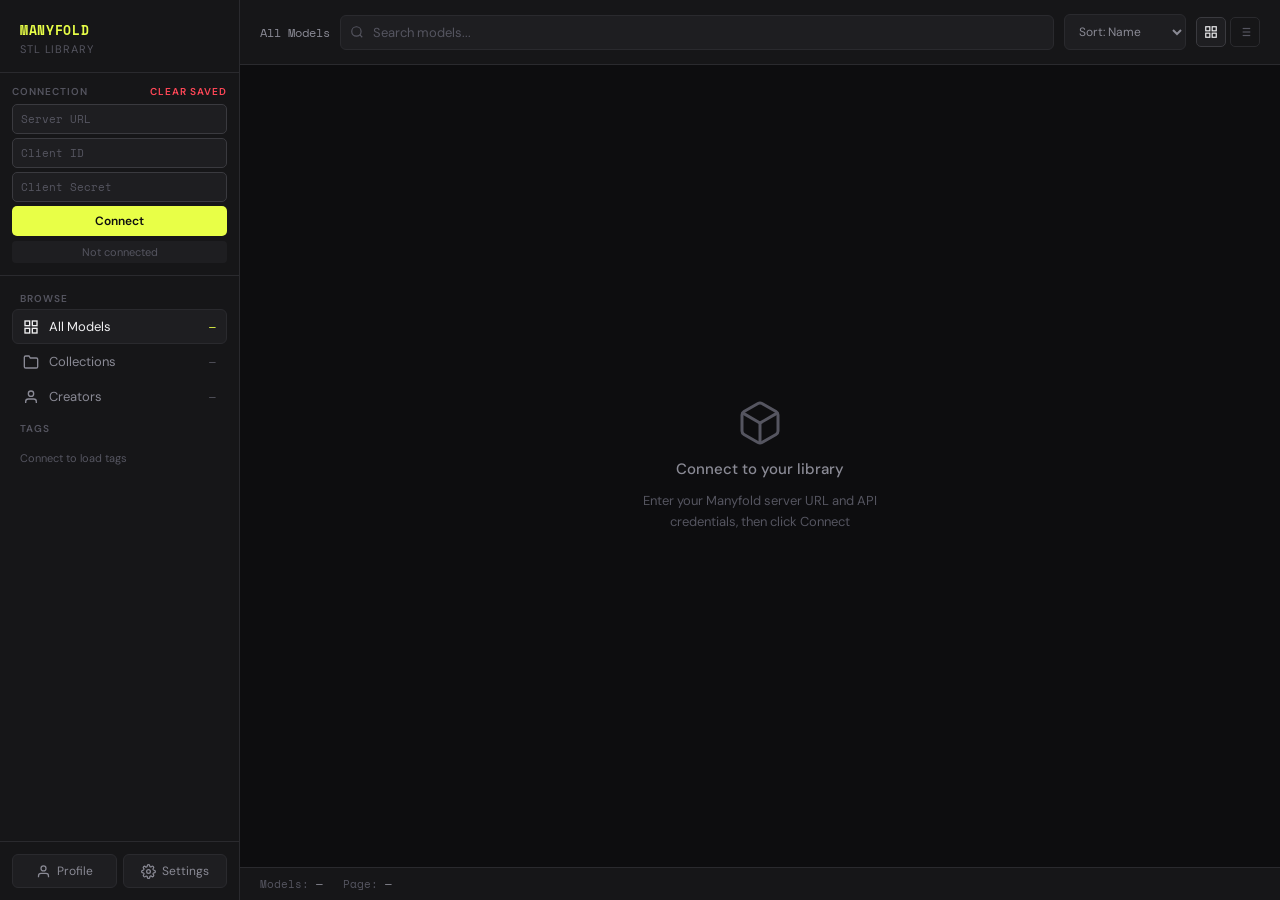
<file: index.html>
<!DOCTYPE html>
<html lang="en">
<head>
<meta charset="UTF-8">
<meta name="viewport" content="width=device-width, initial-scale=1.0">
<title>Manyfold — STL Library</title>
<link rel="preconnect" href="https://fonts.googleapis.com">
<link href="https://fonts.googleapis.com/css2?family=Space+Mono:ital,wght@0,400;0,700;1,400&family=DM+Sans:wght@300;400;500;600&display=swap" rel="stylesheet">
<link rel="stylesheet" href="styles.css">
</head>
<body>

<div class="app">
  <div class="sidebar">
    <div class="brand">
      <div class="brand-name">MANYFOLD</div>
      <div class="brand-sub">STL Library</div>
    </div>

    <div class="config-section">
      <div class="config-label">
        Connection
        <span class="config-clear" onclick="clearCredentials()">Clear saved</span>
      </div>
      <input class="config-input" id="server-url" placeholder="Server URL">
      <input class="config-input" id="client-id" placeholder="Client ID">
      <input class="config-input" id="client-secret" placeholder="Client Secret" type="password">
      <button class="connect-btn" onclick="connect()">Connect</button>
      <div class="connect-status status-idle" id="connect-status">Not connected</div>
    </div>

    <div class="nav-section">
      <div class="nav-label">Browse</div>
      <div class="nav-item active" onclick="setView('models')" id="nav-models">
        <svg width="16" height="16" viewBox="0 0 24 24" fill="none" stroke="currentColor" stroke-width="2"><rect x="3" y="3" width="7" height="7"/><rect x="14" y="3" width="7" height="7"/><rect x="14" y="14" width="7" height="7"/><rect x="3" y="14" width="7" height="7"/></svg>
        All Models
        <span class="nav-count" id="count-models">—</span>
      </div>
      <div class="nav-item" onclick="setView('collections')" id="nav-collections">
        <svg width="16" height="16" viewBox="0 0 24 24" fill="none" stroke="currentColor" stroke-width="2"><path d="M22 19a2 2 0 0 1-2 2H4a2 2 0 0 1-2-2V5a2 2 0 0 1 2-2h5l2 3h9a2 2 0 0 1 2 2z"/></svg>
        Collections
        <span class="nav-count" id="count-collections">—</span>
      </div>
      <div class="nav-item" onclick="setView('creators')" id="nav-creators">
        <svg width="16" height="16" viewBox="0 0 24 24" fill="none" stroke="currentColor" stroke-width="2"><path d="M20 21v-2a4 4 0 0 0-4-4H8a4 4 0 0 0-4 4v2"/><circle cx="12" cy="7" r="4"/></svg>
        Creators
        <span class="nav-count" id="count-creators">—</span>
      </div>
    </div>

    <div class="tag-section">
      <div class="nav-label" style="padding:0 8px;margin-bottom:8px">Tags</div>
      <div class="tag-chips" id="tag-chips">
        <span style="font-size:11px;color:var(--text3);padding:4px 8px">Connect to load tags</span>
      </div>
    </div>

    <div class="sidebar-bottom">
      <div class="bottom-btn" onclick="openProfile()" title="Profile">
        <svg width="15" height="15" viewBox="0 0 24 24" fill="none" stroke="currentColor" stroke-width="2"><path d="M20 21v-2a4 4 0 0 0-4-4H8a4 4 0 0 0-4 4v2"/><circle cx="12" cy="7" r="4"/></svg>
        Profile
      </div>
      <div class="bottom-btn" onclick="openSettings()" title="Settings">
        <svg width="15" height="15" viewBox="0 0 24 24" fill="none" stroke="currentColor" stroke-width="2"><circle cx="12" cy="12" r="3"/><path d="M19.4 15a1.65 1.65 0 0 0 .33 1.82l.06.06a2 2 0 0 1-2.83 2.83l-.06-.06a1.65 1.65 0 0 0-1.82-.33 1.65 1.65 0 0 0-1 1.51V21a2 2 0 0 1-4 0v-.09A1.65 1.65 0 0 0 9 19.4a1.65 1.65 0 0 0-1.82.33l-.06.06a2 2 0 0 1-2.83-2.83l.06-.06A1.65 1.65 0 0 0 4.68 15a1.65 1.65 0 0 0-1.51-1H3a2 2 0 0 1 0-4h.09A1.65 1.65 0 0 0 4.6 9a1.65 1.65 0 0 0-.33-1.82l-.06-.06a2 2 0 0 1 2.83-2.83l.06.06A1.65 1.65 0 0 0 9 4.68a1.65 1.65 0 0 0 1-1.51V3a2 2 0 0 1 4 0v.09a1.65 1.65 0 0 0 1 1.51 1.65 1.65 0 0 0 1.82-.33l.06-.06a2 2 0 0 1 2.83 2.83l-.06.06A1.65 1.65 0 0 0 19.4 9a1.65 1.65 0 0 0 1.51 1H21a2 2 0 0 1 0 4h-.09a1.65 1.65 0 0 0-1.51 1z"/></svg>
        Settings
      </div>
    </div>
  </div>

  <div class="main">
    <div class="toolbar">
      <div class="toolbar-title" id="toolbar-title">All Models</div>
      <div class="search-wrap">
        <svg viewBox="0 0 24 24" fill="none" stroke="currentColor" stroke-width="2"><circle cx="11" cy="11" r="8"/><line x1="21" y1="21" x2="16.65" y2="16.65"/></svg>
        <input class="search-input" type="text" placeholder="Search models..." id="search-input" oninput="debounceSearch()">
      </div>
      <div class="sort-wrap">
        <select id="sort-select" onchange="fetchModels(1)">
          <option value="name">Sort: Name</option>
          <option value="recent">Sort: Recent</option>
          <option value="updated">Sort: Updated</option>
        </select>
      </div>
      <div class="view-btns">
        <button class="view-btn active" id="vbtn-grid" onclick="setDisplayMode('grid')" title="Grid view">
          <svg width="14" height="14" viewBox="0 0 24 24" fill="none" stroke="currentColor" stroke-width="2"><rect x="3" y="3" width="7" height="7"/><rect x="14" y="3" width="7" height="7"/><rect x="14" y="14" width="7" height="7"/><rect x="3" y="14" width="7" height="7"/></svg>
        </button>
        <button class="view-btn" id="vbtn-list" onclick="setDisplayMode('list')" title="List view">
          <svg width="14" height="14" viewBox="0 0 24 24" fill="none" stroke="currentColor" stroke-width="2"><line x1="8" y1="6" x2="21" y2="6"/><line x1="8" y1="12" x2="21" y2="12"/><line x1="8" y1="18" x2="21" y2="18"/><line x1="3" y1="6" x2="3.01" y2="6"/><line x1="3" y1="12" x2="3.01" y2="12"/><line x1="3" y1="18" x2="3.01" y2="18"/></svg>
        </button>
      </div>
    </div>

    <div class="content" id="content">
      <div class="empty">
        <svg viewBox="0 0 24 24" fill="none" stroke="currentColor" stroke-width="1.5"><path d="M21 16V8a2 2 0 0 0-1-1.73l-7-4a2 2 0 0 0-2 0l-7 4A2 2 0 0 0 3 8v8a2 2 0 0 0 1 1.73l7 4a2 2 0 0 0 2 0l7-4A2 2 0 0 0 21 16z"/><polyline points="3.27 6.96 12 12.01 20.73 6.96"/><line x1="12" y1="22.08" x2="12" y2="12"/></svg>
        <div class="empty-title">Connect to your library</div>
        <div class="empty-sub">Enter your Manyfold server URL and API credentials, then click Connect</div>
      </div>
    </div>

    <div class="statusbar">
      <div class="stat">Models: <span id="stat-total">—</span></div>
      <div class="stat">Page: <span id="stat-page">—</span></div>
    </div>
  </div>
</div>

<script src="app.js"></script>
</body>
</html>
</file>
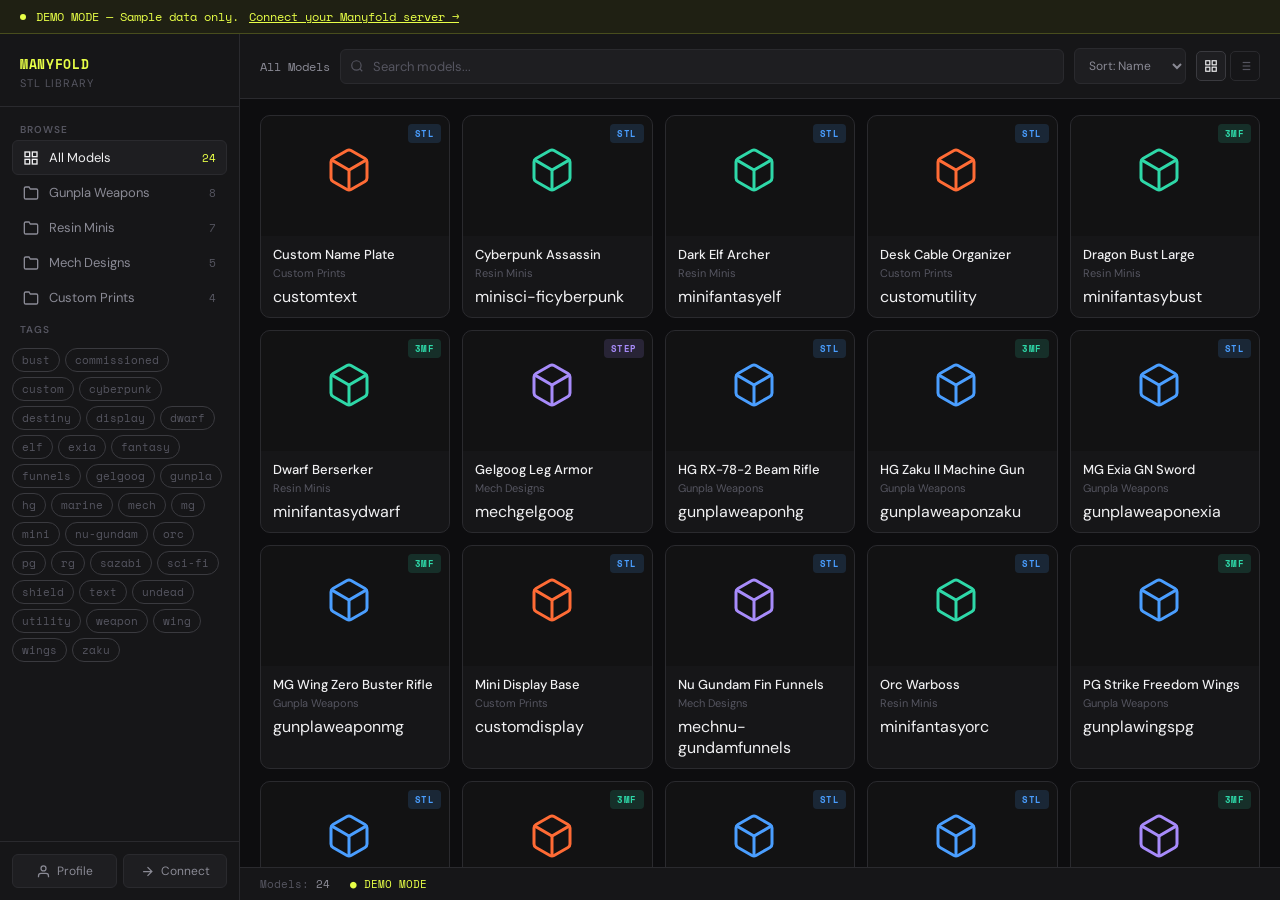
<file: demo.html>
<!DOCTYPE html>
<html lang="en">
<head>
<meta charset="UTF-8">
<meta name="viewport" content="width=device-width, initial-scale=1.0">
<title>Manyfold Dark UI — Demo</title>
<link rel="preconnect" href="https://fonts.googleapis.com">
<link href="https://fonts.googleapis.com/css2?family=Space+Mono:ital,wght@0,400;0,700;1,400&family=DM+Sans:wght@300;400;500;600&display=swap" rel="stylesheet">
<link rel="stylesheet" href="styles.css">
<style>
.demo-banner { background: rgba(232,255,71,0.08); border-bottom: 1px solid rgba(232,255,71,0.2); padding: 8px 20px; display: flex; align-items: center; gap: 10px; font-size: 12px; color: var(--accent); font-family: 'Space Mono', monospace; }
.demo-banner a { color: var(--accent); text-decoration: underline; }
.demo-dot { width: 6px; height: 6px; border-radius: 50%; background: var(--accent); flex-shrink: 0; animation: pulse 2s infinite; }
@keyframes pulse { 0%,100%{opacity:1} 50%{opacity:0.4} }
</style>
</head>
<body>

<div class="app" style="flex-direction:column">
  <div class="demo-banner">
    <div class="demo-dot"></div>
    DEMO MODE — Sample data only. <a href="index.html">Connect your Manyfold server →</a>
  </div>

  <div style="display:flex;flex:1;overflow:hidden">
  <div class="sidebar">
    <div class="brand">
      <div class="brand-name">MANYFOLD</div>
      <div class="brand-sub">STL Library</div>
    </div>

    <div class="nav-section">
      <div class="nav-label">Browse</div>
      <div class="nav-item active" onclick="filterCategory('all')" id="nav-all">
        <svg width="16" height="16" viewBox="0 0 24 24" fill="none" stroke="currentColor" stroke-width="2"><rect x="3" y="3" width="7" height="7"/><rect x="14" y="3" width="7" height="7"/><rect x="14" y="14" width="7" height="7"/><rect x="3" y="14" width="7" height="7"/></svg>
        All Models
        <span class="nav-count" id="count-all">24</span>
      </div>
      <div class="nav-item" onclick="filterCategory('Gunpla Weapons')" id="nav-gunpla">
        <svg width="16" height="16" viewBox="0 0 24 24" fill="none" stroke="currentColor" stroke-width="2"><path d="M22 19a2 2 0 0 1-2 2H4a2 2 0 0 1-2-2V5a2 2 0 0 1 2-2h5l2 3h9a2 2 0 0 1 2 2z"/></svg>
        Gunpla Weapons
        <span class="nav-count">8</span>
      </div>
      <div class="nav-item" onclick="filterCategory('Resin Minis')" id="nav-resin">
        <svg width="16" height="16" viewBox="0 0 24 24" fill="none" stroke="currentColor" stroke-width="2"><path d="M22 19a2 2 0 0 1-2 2H4a2 2 0 0 1-2-2V5a2 2 0 0 1 2-2h5l2 3h9a2 2 0 0 1 2 2z"/></svg>
        Resin Minis
        <span class="nav-count">7</span>
      </div>
      <div class="nav-item" onclick="filterCategory('Mech Designs')" id="nav-mech">
        <svg width="16" height="16" viewBox="0 0 24 24" fill="none" stroke="currentColor" stroke-width="2"><path d="M22 19a2 2 0 0 1-2 2H4a2 2 0 0 1-2-2V5a2 2 0 0 1 2-2h5l2 3h9a2 2 0 0 1 2 2z"/></svg>
        Mech Designs
        <span class="nav-count">5</span>
      </div>
      <div class="nav-item" onclick="filterCategory('Custom Prints')" id="nav-custom">
        <svg width="16" height="16" viewBox="0 0 24 24" fill="none" stroke="currentColor" stroke-width="2"><path d="M22 19a2 2 0 0 1-2 2H4a2 2 0 0 1-2-2V5a2 2 0 0 1 2-2h5l2 3h9a2 2 0 0 1 2 2z"/></svg>
        Custom Prints
        <span class="nav-count">4</span>
      </div>
    </div>

    <div class="tag-section">
      <div class="nav-label" style="padding:0 8px;margin-bottom:8px">Tags</div>
      <div class="tag-chips" id="tag-chips"></div>
    </div>

    <div class="sidebar-bottom">
      <div class="bottom-btn" onclick="window.location.href='profile.html'" title="Profile">
        <svg width="15" height="15" viewBox="0 0 24 24" fill="none" stroke="currentColor" stroke-width="2"><path d="M20 21v-2a4 4 0 0 0-4-4H8a4 4 0 0 0-4 4v2"/><circle cx="12" cy="7" r="4"/></svg>
        Profile
      </div>
      <div class="bottom-btn" onclick="window.location.href='index.html'" title="Connect">
        <svg width="15" height="15" viewBox="0 0 24 24" fill="none" stroke="currentColor" stroke-width="2"><path d="M5 12h14M12 5l7 7-7 7"/></svg>
        Connect
      </div>
    </div>
  </div>

  <div class="main">
    <div class="toolbar">
      <div class="toolbar-title" id="toolbar-title">All Models</div>
      <div class="search-wrap">
        <svg viewBox="0 0 24 24" fill="none" stroke="currentColor" stroke-width="2"><circle cx="11" cy="11" r="8"/><line x1="21" y1="21" x2="16.65" y2="16.65"/></svg>
        <input class="search-input" type="text" placeholder="Search models..." id="search-input" oninput="render()">
      </div>
      <div class="sort-wrap">
        <select id="sort-select" onchange="render()">
          <option value="name">Sort: Name</option>
          <option value="format">Sort: Format</option>
          <option value="size">Sort: Size</option>
        </select>
      </div>
      <div class="view-btns">
        <button class="view-btn active" id="vbtn-grid" onclick="setMode('grid')" title="Grid view">
          <svg width="14" height="14" viewBox="0 0 24 24" fill="none" stroke="currentColor" stroke-width="2"><rect x="3" y="3" width="7" height="7"/><rect x="14" y="3" width="7" height="7"/><rect x="14" y="14" width="7" height="7"/><rect x="3" y="14" width="7" height="7"/></svg>
        </button>
        <button class="view-btn" id="vbtn-list" onclick="setMode('list')" title="List view">
          <svg width="14" height="14" viewBox="0 0 24 24" fill="none" stroke="currentColor" stroke-width="2"><line x1="8" y1="6" x2="21" y2="6"/><line x1="8" y1="12" x2="21" y2="12"/><line x1="8" y1="18" x2="21" y2="18"/><line x1="3" y1="6" x2="3.01" y2="6"/><line x1="3" y1="12" x2="3.01" y2="12"/><line x1="3" y1="18" x2="3.01" y2="18"/></svg>
        </button>
      </div>
    </div>

    <div class="content" id="content"></div>

    <div class="statusbar">
      <div class="stat">Models: <span id="stat-count">24</span></div>
      <div class="stat" style="color:var(--accent)">● DEMO MODE</div>
    </div>
  </div>
  </div>
</div>

<!-- Detail Modal -->
<div id="modal" style="display:none;position:fixed;inset:0;background:rgba(0,0,0,0.7);z-index:100;display:none;align-items:center;justify-content:center;padding:20px;backdrop-filter:blur(4px)" onclick="if(event.target===this)closeModal()">
  <div style="background:var(--surface);border:1px solid var(--border2);border-radius:14px;width:420px;max-width:100%;padding:20px" id="modal-inner"></div>
</div>

<script>
const MODELS = [
  {id:1,name:"HG RX-78-2 Beam Rifle",category:"Gunpla Weapons",format:"STL",size:"4.2 MB",tags:["gunpla","weapon","hg"],color:"#4a9eff"},
  {id:2,name:"MG Wing Zero Buster Rifle",category:"Gunpla Weapons",format:"3MF",size:"7.8 MB",tags:["gunpla","weapon","mg"],color:"#4a9eff"},
  {id:3,name:"PG Unicorn Shield",category:"Gunpla Weapons",format:"STL",size:"11.3 MB",tags:["gunpla","shield","pg"],color:"#4a9eff"},
  {id:4,name:"RG Strike Freedom Sword",category:"Gunpla Weapons",format:"STL",size:"3.6 MB",tags:["gunpla","weapon","rg"],color:"#4a9eff"},
  {id:5,name:"HG Zaku II Machine Gun",category:"Gunpla Weapons",format:"3MF",size:"5.1 MB",tags:["gunpla","weapon","zaku"],color:"#4a9eff"},
  {id:6,name:"MG Exia GN Sword",category:"Gunpla Weapons",format:"STL",size:"8.9 MB",tags:["gunpla","weapon","exia"],color:"#4a9eff"},
  {id:7,name:"RG Destiny Arondight",category:"Gunpla Weapons",format:"STL",size:"6.2 MB",tags:["gunpla","weapon","destiny"],color:"#4a9eff"},
  {id:8,name:"PG Strike Freedom Wings",category:"Gunpla Weapons",format:"3MF",size:"22.4 MB",tags:["gunpla","wings","pg"],color:"#4a9eff"},
  {id:9,name:"Dark Elf Archer",category:"Resin Minis",format:"STL",size:"28.4 MB",tags:["mini","fantasy","elf"],color:"#2ed8a8"},
  {id:10,name:"Space Marine Sergeant",category:"Resin Minis",format:"STL",size:"19.7 MB",tags:["mini","sci-fi","marine"],color:"#2ed8a8"},
  {id:11,name:"Dragon Bust Large",category:"Resin Minis",format:"3MF",size:"44.1 MB",tags:["mini","fantasy","bust"],color:"#2ed8a8"},
  {id:12,name:"Orc Warboss",category:"Resin Minis",format:"STL",size:"31.2 MB",tags:["mini","fantasy","orc"],color:"#2ed8a8"},
  {id:13,name:"Undead Knight",category:"Resin Minis",format:"STL",size:"25.8 MB",tags:["mini","fantasy","undead"],color:"#2ed8a8"},
  {id:14,name:"Dwarf Berserker",category:"Resin Minis",format:"3MF",size:"18.3 MB",tags:["mini","fantasy","dwarf"],color:"#2ed8a8"},
  {id:15,name:"Cyberpunk Assassin",category:"Resin Minis",format:"STL",size:"22.7 MB",tags:["mini","sci-fi","cyberpunk"],color:"#2ed8a8"},
  {id:16,name:"Zaku II Full Armor",category:"Mech Designs",format:"STL",size:"88.5 MB",tags:["mech","zaku","commissioned"],color:"#a78bfa"},
  {id:17,name:"Gelgoog Leg Armor",category:"Mech Designs",format:"STEP",size:"34.9 MB",tags:["mech","gelgoog"],color:"#a78bfa"},
  {id:18,name:"Wing Zero Custom Torso",category:"Mech Designs",format:"STL",size:"56.2 MB",tags:["mech","wing","custom"],color:"#a78bfa"},
  {id:19,name:"Sazabi Shoulder Armor",category:"Mech Designs",format:"3MF",size:"41.7 MB",tags:["mech","sazabi"],color:"#a78bfa"},
  {id:20,name:"Nu Gundam Fin Funnels",category:"Mech Designs",format:"STL",size:"29.3 MB",tags:["mech","nu-gundam","funnels"],color:"#a78bfa"},
  {id:21,name:"Custom Name Plate",category:"Custom Prints",format:"STL",size:"0.8 MB",tags:["custom","text"],color:"#ff6b35"},
  {id:22,name:"Phone Stand V2",category:"Custom Prints",format:"3MF",size:"2.1 MB",tags:["custom","utility"],color:"#ff6b35"},
  {id:23,name:"Desk Cable Organizer",category:"Custom Prints",format:"STL",size:"1.4 MB",tags:["custom","utility"],color:"#ff6b35"},
  {id:24,name:"Mini Display Base",category:"Custom Prints",format:"STL",size:"3.3 MB",tags:["custom","display"],color:"#ff6b35"},
];

const ALL_TAGS = [...new Set(MODELS.flatMap(m=>m.tags))].sort();
let activeCategory = 'all';
let activeTags = [];
let viewMode = 'grid';

const cubeIcon = (color='#555560') => `<svg viewBox="0 0 24 24" fill="none" stroke="${color}" stroke-width="1.5"><path d="M21 16V8a2 2 0 0 0-1-1.73l-7-4a2 2 0 0 0-2 0l-7 4A2 2 0 0 0 3 8v8a2 2 0 0 0 1 1.73l7 4a2 2 0 0 0 2 0l7-4A2 2 0 0 0 21 16z"/><polyline points="3.27 6.96 12 12.01 20.73 6.96"/><line x1="12" y1="22.08" x2="12" y2="12"/></svg>`;

function filterCategory(cat) {
  activeCategory = cat;
  document.querySelectorAll('.nav-item').forEach(el => el.classList.remove('active'));
  const map = {'all':'nav-all','Gunpla Weapons':'nav-gunpla','Resin Minis':'nav-resin','Mech Designs':'nav-mech','Custom Prints':'nav-custom'};
  const el = document.getElementById(map[cat]);
  if (el) el.classList.add('active');
  document.getElementById('toolbar-title').textContent = cat === 'all' ? 'All Models' : cat;
  render();
}

function toggleTag(tag) {
  if (activeTags.includes(tag)) activeTags = activeTags.filter(t=>t!==tag);
  else activeTags.push(tag);
  renderTags();
  render();
}

function renderTags() {
  document.getElementById('tag-chips').innerHTML = ALL_TAGS.map(t =>
    `<span class="tag-chip${activeTags.includes(t)?' active':''}" onclick="toggleTag('${t}')">${t}</span>`
  ).join('');
}

function getFiltered() {
  const q = document.getElementById('search-input').value.toLowerCase();
  const sort = document.getElementById('sort-select').value;
  let filtered = MODELS.filter(m => {
    const matchCat = activeCategory === 'all' || m.category === activeCategory;
    const matchQ = !q || m.name.toLowerCase().includes(q) || m.tags.some(t=>t.includes(q)) || m.category.toLowerCase().includes(q);
    const matchTags = activeTags.length === 0 || activeTags.every(t=>m.tags.includes(t));
    return matchCat && matchQ && matchTags;
  });
  filtered.sort((a,b) => {
    if (sort === 'name') return a.name.localeCompare(b.name);
    if (sort === 'format') return a.format.localeCompare(b.format);
    if (sort === 'size') return parseFloat(a.size) - parseFloat(b.size);
    return 0;
  });
  return filtered;
}

function fmtBadgeStyle(fmt) {
  const styles = {STL:'background:rgba(74,158,255,0.15);color:#4a9eff',
    '3MF':'background:rgba(46,216,168,0.15);color:#2ed8a8',
    STEP:'background:rgba(167,139,250,0.15);color:#a78bfa',
    OBJ:'background:rgba(255,107,53,0.15);color:#ff6b35'};
  return styles[fmt] || styles.STL;
}

function render() {
  const filtered = getFiltered();
  document.getElementById('stat-count').textContent = filtered.length;
  const content = document.getElementById('content');

  if (filtered.length === 0) {
    content.innerHTML = `<div class="empty">
      <svg viewBox="0 0 24 24" fill="none" stroke="currentColor" stroke-width="1.5"><circle cx="11" cy="11" r="8"/><line x1="21" y1="21" x2="16.65" y2="16.65"/></svg>
      <div class="empty-title">No models found</div>
      <div class="empty-sub">Try a different search or clear your filters</div>
    </div>`;
    return;
  }

  if (viewMode === 'grid') {
    content.innerHTML = `<div class="grid">${filtered.map(m => `
      <div class="card" onclick="openModal(${m.id})">
        <div class="card-thumb" style="background:rgba(0,0,0,0.2)">
          <div style="width:60px;height:60px">${cubeIcon(m.color)}</div>
          <span class="format-badge" style="${fmtBadgeStyle(m.format)}">${m.format}</span>
        </div>
        <div class="card-body">
          <div class="card-name" title="${m.name}">${m.name}</div>
          <div class="card-sub">${m.category}</div>
          <div class="card-tags">${m.tags.map(t=>`<span class="card-tag">${t}</span>`).join('')}</div>
        </div>
      </div>`).join('')}</div>`;
  } else {
    content.innerHTML = `<div class="list">${filtered.map(m => `
      <div class="list-item" onclick="openModal(${m.id})">
        <div class="list-icon" style="background:rgba(0,0,0,0.2)">${cubeIcon(m.color)}</div>
        <div class="list-info">
          <div class="list-name">${m.name}</div>
          <div class="list-meta">${m.category} · ${m.size}</div>
        </div>
        <div style="display:flex;gap:4px">${m.tags.slice(0,2).map(t=>`<span class="card-tag">${t}</span>`).join('')}</div>
        <span style="font-size:10px;font-family:'Space Mono',monospace;padding:3px 8px;border-radius:4px;${fmtBadgeStyle(m.format)}">${m.format}</span>
        <span style="font-size:11px;color:var(--text3);font-family:'Space Mono',monospace;min-width:60px;text-align:right">${m.size}</span>
      </div>`).join('')}</div>`;
  }
}

function setMode(m) {
  viewMode = m;
  document.getElementById('vbtn-grid').classList.toggle('active', m==='grid');
  document.getElementById('vbtn-list').classList.toggle('active', m==='list');
  render();
}

function openModal(id) {
  const m = MODELS.find(m=>m.id===id);
  if (!m) return;
  document.getElementById('modal-inner').innerHTML = `
    <div style="display:flex;justify-content:space-between;align-items:flex-start;margin-bottom:16px">
      <div style="font-size:15px;font-weight:600;color:var(--text);line-height:1.3;flex:1;padding-right:12px">${m.name}</div>
      <button onclick="closeModal()" style="width:28px;height:28px;background:var(--surface2);border:1px solid var(--border);border-radius:6px;cursor:pointer;color:var(--text2);display:flex;align-items:center;justify-content:center;flex-shrink:0">
        <svg width="14" height="14" viewBox="0 0 24 24" fill="none" stroke="currentColor" stroke-width="2"><line x1="18" y1="6" x2="6" y2="18"/><line x1="6" y1="6" x2="18" y2="18"/></svg>
      </button>
    </div>
    <div style="height:160px;background:rgba(0,0,0,0.3);border-radius:10px;display:flex;align-items:center;justify-content:center;margin-bottom:16px;border:1px solid var(--border)">
      <div style="width:80px;height:80px">${cubeIcon(m.color)}</div>
    </div>
    <div style="border:1px solid var(--border);border-radius:8px;overflow:hidden;margin-bottom:16px">
      ${[['Format',`<span style="font-family:'Space Mono',monospace;font-size:12px;padding:2px 8px;border-radius:4px;${fmtBadgeStyle(m.format)}">${m.format}</span>`],
         ['Category',m.category],['File size',m.size],
         ['Tags',m.tags.map(t=>`<span class="card-tag">${t}</span>`).join(' ')]
        ].map(([k,v],i,arr)=>`
        <div style="display:flex;justify-content:space-between;align-items:center;padding:10px 14px;${i<arr.length-1?'border-bottom:1px solid var(--border)':''}">
          <span style="font-size:12px;color:var(--text3)">${k}</span>
          <span style="font-size:12px;color:var(--text)">${v}</span>
        </div>`).join('')}
    </div>
    <div style="background:rgba(232,255,71,0.06);border:1px solid rgba(232,255,71,0.15);border-radius:8px;padding:10px 14px;font-size:12px;color:var(--accent);font-family:'Space Mono',monospace;text-align:center">
      Connect your server to download & manage
    </div>`;
  document.getElementById('modal').style.display = 'flex';
}

function closeModal() {
  document.getElementById('modal').style.display = 'none';
}

document.addEventListener('keydown', e => { if(e.key==='Escape') closeModal(); });

renderTags();
render();
</script>
</body>
</html>
</file>
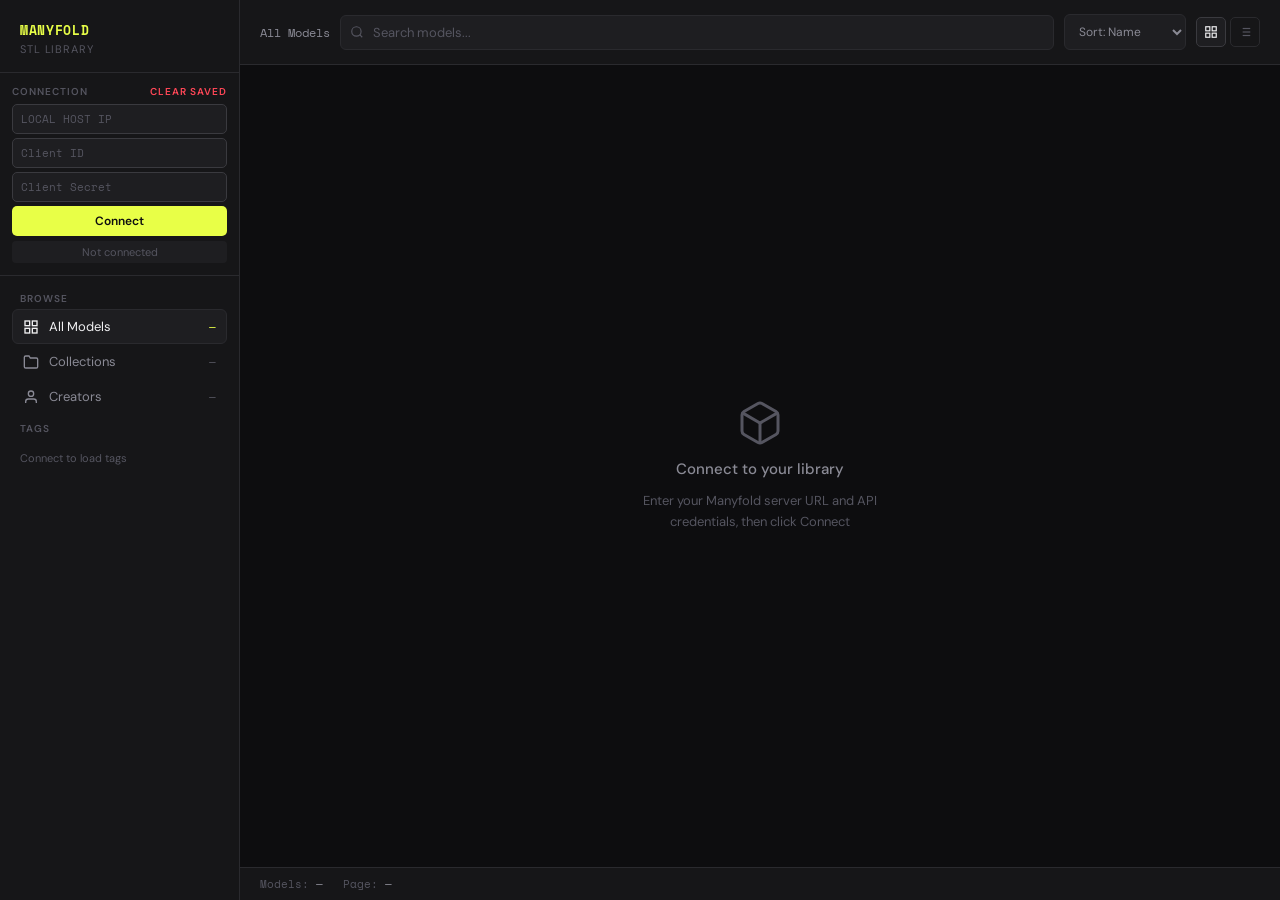
<file: manyfold-dark-ui.html>
<!DOCTYPE html>
<html lang="en">
<head>
<meta charset="UTF-8">
<meta name="viewport" content="width=device-width, initial-scale=1.0">
<title>Voxenworks — STL Library</title>
<link rel="preconnect" href="https://fonts.googleapis.com">
<link href="https://fonts.googleapis.com/css2?family=Space+Mono:ital,wght@0,400;0,700;1,400&family=DM+Sans:wght@300;400;500;600&display=swap" rel="stylesheet">
<style>
:root {
  --bg: #0d0d0f;
  --surface: #161618;
  --surface2: #1e1e21;
  --border: #2a2a2e;
  --border2: #3a3a3f;
  --accent: #e8ff47;
  --accent2: #ff6b35;
  --text: #f0f0f2;
  --text2: #8a8a95;
  --text3: #555560;
  --red: #ff4757;
  --teal: #2ed8a8;
  --blue: #4a9eff;
  --purple: #a78bfa;
}
* { box-sizing: border-box; margin: 0; padding: 0; }
html, body { height: 100%; background: var(--bg); color: var(--text); font-family: 'DM Sans', sans-serif; overflow: hidden; }

.app { display: flex; height: 100vh; }
.sidebar { width: 240px; background: var(--surface); border-right: 1px solid var(--border); display: flex; flex-direction: column; flex-shrink: 0; }
.main { flex: 1; display: flex; flex-direction: column; overflow: hidden; }

.brand { padding: 20px 20px 16px; border-bottom: 1px solid var(--border); }
.brand-name { font-family: 'Space Mono', monospace; font-size: 13px; font-weight: 700; color: var(--accent); letter-spacing: 0.05em; }
.brand-sub { font-size: 11px; color: var(--text3); margin-top: 2px; letter-spacing: 0.08em; text-transform: uppercase; }

.nav-section { padding: 16px 12px 8px; }
.nav-label { font-size: 10px; font-weight: 600; color: var(--text3); text-transform: uppercase; letter-spacing: 0.1em; padding: 0 8px; margin-bottom: 4px; }
.nav-item { display: flex; align-items: center; gap: 10px; padding: 8px 10px; border-radius: 6px; cursor: pointer; font-size: 13px; color: var(--text2); transition: all 0.15s; border: 1px solid transparent; }
.nav-item:hover { background: var(--surface2); color: var(--text); }
.nav-item.active { background: var(--surface2); color: var(--text); border-color: var(--border); }
.nav-count { margin-left: auto; font-size: 11px; font-family: 'Space Mono', monospace; color: var(--text3); }
.nav-item.active .nav-count { color: var(--accent); }

.config-section { padding: 12px; border-bottom: 1px solid var(--border); }
.config-label { font-size: 10px; font-weight: 600; color: var(--text3); text-transform: uppercase; letter-spacing: 0.1em; margin-bottom: 6px; display: flex; justify-content: space-between; align-items: center; }
.config-clear { font-size: 10px; color: var(--red); cursor: pointer; text-decoration: none; }
.config-clear:hover { opacity: 0.8; }
.config-input { width: 100%; background: var(--surface2); border: 1px solid var(--border2); border-radius: 5px; color: var(--text); font-size: 11px; padding: 6px 8px; font-family: 'Space Mono', monospace; outline: none; margin-bottom: 4px; }
.config-input:focus { border-color: var(--accent); }
.config-input::placeholder { color: var(--text3); }
.connect-btn { width: 100%; padding: 7px; background: var(--accent); color: #0d0d0f; border: none; border-radius: 5px; font-size: 12px; font-weight: 600; cursor: pointer; font-family: 'DM Sans', sans-serif; transition: opacity 0.15s; }
.connect-btn:hover { opacity: 0.9; }
.connect-status { font-size: 11px; margin-top: 5px; padding: 4px 8px; border-radius: 4px; text-align: center; }
.status-ok { background: rgba(46,216,168,0.1); color: var(--teal); }
.status-err { background: rgba(255,71,87,0.1); color: var(--red); }
.status-loading { background: rgba(232,255,71,0.1); color: var(--accent); }
.status-idle { background: var(--surface2); color: var(--text3); }

.tag-section { padding: 0 12px 12px; flex: 1; overflow-y: auto; }
.tag-chips { display: flex; flex-wrap: wrap; gap: 5px; padding: 4px 0; }
.tag-chip { font-size: 11px; padding: 3px 9px; border-radius: 20px; border: 1px solid var(--border2); color: var(--text3); cursor: pointer; transition: all 0.15s; font-family: 'Space Mono', monospace; }
.tag-chip:hover { color: var(--text2); }
.tag-chip.active { border-color: var(--accent); color: var(--accent); background: rgba(232,255,71,0.07); }

.toolbar { padding: 14px 20px; border-bottom: 1px solid var(--border); display: flex; gap: 10px; align-items: center; background: var(--surface); }
.toolbar-title { font-family: 'Space Mono', monospace; font-size: 12px; color: var(--text2); white-space: nowrap; }
.search-wrap { flex: 1; position: relative; }
.search-wrap svg { position: absolute; left: 10px; top: 50%; transform: translateY(-50%); width: 14px; height: 14px; color: var(--text3); pointer-events: none; }
.search-input { width: 100%; background: var(--surface2); border: 1px solid var(--border); border-radius: 6px; color: var(--text); font-size: 13px; padding: 8px 12px 8px 32px; font-family: 'DM Sans', sans-serif; outline: none; transition: border-color 0.15s; }
.search-input:focus { border-color: var(--border2); }
.search-input::placeholder { color: var(--text3); }
.sort-wrap select { background: var(--surface2); border: 1px solid var(--border); border-radius: 6px; color: var(--text2); font-size: 12px; padding: 8px 10px; font-family: 'DM Sans', sans-serif; outline: none; cursor: pointer; }
.view-btns { display: flex; gap: 4px; }
.view-btn { width: 30px; height: 30px; border: 1px solid var(--border); border-radius: 5px; background: none; cursor: pointer; display: flex; align-items: center; justify-content: center; color: var(--text3); transition: all 0.15s; }
.view-btn.active, .view-btn:hover { border-color: var(--border2); color: var(--text); background: var(--surface2); }

.content { flex: 1; overflow-y: auto; padding: 16px 20px; }
.grid { display: grid; grid-template-columns: repeat(auto-fill, minmax(180px, 1fr)); gap: 12px; }
.list { display: flex; flex-direction: column; gap: 6px; }

.card { background: var(--surface); border: 1px solid var(--border); border-radius: 10px; overflow: hidden; cursor: pointer; transition: all 0.2s; }
.card:hover { border-color: var(--border2); transform: translateY(-1px); }
.card-thumb { height: 120px; background: var(--surface2); display: flex; align-items: center; justify-content: center; position: relative; overflow: hidden; }
.card-thumb img { width: 100%; height: 100%; object-fit: cover; }
.card-thumb svg { width: 48px; height: 48px; color: var(--text3); }
.format-badge { position: absolute; top: 8px; right: 8px; font-size: 9px; font-family: 'Space Mono', monospace; font-weight: 700; padding: 3px 7px; border-radius: 4px; letter-spacing: 0.05em; background: rgba(74,158,255,0.15); color: var(--blue); }
.card-body { padding: 10px 12px; }
.card-name { font-size: 13px; font-weight: 500; color: var(--text); white-space: nowrap; overflow: hidden; text-overflow: ellipsis; margin-bottom: 3px; }
.card-sub { font-size: 11px; color: var(--text3); margin-bottom: 6px; }

.list-item { background: var(--surface); border: 1px solid var(--border); border-radius: 8px; padding: 10px 14px; cursor: pointer; display: flex; align-items: center; gap: 14px; transition: all 0.15s; }
.list-item:hover { border-color: var(--border2); }
.list-icon { width: 36px; height: 36px; background: var(--surface2); border-radius: 6px; display: flex; align-items: center; justify-content: center; flex-shrink: 0; overflow: hidden; }
.list-icon img { width: 100%; height: 100%; object-fit: cover; }
.list-icon svg { width: 20px; height: 20px; color: var(--text3); }
.list-info { flex: 1; min-width: 0; }
.list-name { font-size: 13px; font-weight: 500; color: var(--text); white-space: nowrap; overflow: hidden; text-overflow: ellipsis; }
.list-meta { font-size: 11px; color: var(--text3); margin-top: 2px; }

.pagination { display: flex; gap: 6px; align-items: center; justify-content: center; padding: 16px; }
.page-btn { padding: 6px 12px; border: 1px solid var(--border2); border-radius: 5px; background: var(--surface); color: var(--text2); font-size: 12px; cursor: pointer; font-family: 'Space Mono', monospace; transition: all 0.15s; }
.page-btn:hover:not(:disabled) { border-color: var(--accent); color: var(--accent); }
.page-btn.active { background: var(--accent); color: #0d0d0f; border-color: var(--accent); font-weight: 700; }
.page-btn:disabled { opacity: 0.3; cursor: not-allowed; }
.page-info { font-size: 11px; color: var(--text3); font-family: 'Space Mono', monospace; }

.statusbar { padding: 8px 20px; border-top: 1px solid var(--border); background: var(--surface); display: flex; gap: 20px; align-items: center; }
.stat { font-size: 11px; color: var(--text3); font-family: 'Space Mono', monospace; }
.stat span { color: var(--text2); }

.empty { display: flex; flex-direction: column; align-items: center; justify-content: center; gap: 12px; padding: 60px 20px; height: 100%; }
.empty svg { width: 48px; height: 48px; color: var(--text3); }
.empty-title { font-size: 15px; font-weight: 500; color: var(--text2); }
.empty-sub { font-size: 13px; color: var(--text3); text-align: center; max-width: 280px; line-height: 1.6; }

.loading { display: flex; align-items: center; justify-content: center; height: 100%; }
.spinner { width: 32px; height: 32px; border: 2px solid var(--border2); border-top-color: var(--accent); border-radius: 50%; animation: spin 0.8s linear infinite; }
@keyframes spin { to { transform: rotate(360deg); } }

::-webkit-scrollbar { width: 5px; }
::-webkit-scrollbar-track { background: transparent; }
::-webkit-scrollbar-thumb { background: var(--border2); border-radius: 3px; }
</style>
</head>
<body>

<div class="app">
  <div class="sidebar">
    <div class="brand">
      <div class="brand-name">MANYFOLD</div>
      <div class="brand-sub">STL Library</div>
    </div>

    <div class="config-section">
      <div class="config-label">
        Connection
        <span class="config-clear" onclick="clearCredentials()">Clear saved</span>
      </div>
      <input class="config-input" id="server-url" placeholder="LOCAL HOST IP">
      <input class="config-input" id="client-id" placeholder="Client ID">
      <input class="config-input" id="client-secret" placeholder="Client Secret" type="password">
      <button class="connect-btn" onclick="connect()">Connect</button>
      <div class="connect-status status-idle" id="connect-status">Not connected</div>
    </div>

    <div class="nav-section">
      <div class="nav-label">Browse</div>
      <div class="nav-item active" onclick="setView('models')" id="nav-models">
        <svg width="16" height="16" viewBox="0 0 24 24" fill="none" stroke="currentColor" stroke-width="2"><rect x="3" y="3" width="7" height="7"/><rect x="14" y="3" width="7" height="7"/><rect x="14" y="14" width="7" height="7"/><rect x="3" y="14" width="7" height="7"/></svg>
        All Models
        <span class="nav-count" id="count-models">—</span>
      </div>
      <div class="nav-item" onclick="setView('collections')" id="nav-collections">
        <svg width="16" height="16" viewBox="0 0 24 24" fill="none" stroke="currentColor" stroke-width="2"><path d="M22 19a2 2 0 0 1-2 2H4a2 2 0 0 1-2-2V5a2 2 0 0 1 2-2h5l2 3h9a2 2 0 0 1 2 2z"/></svg>
        Collections
        <span class="nav-count" id="count-collections">—</span>
      </div>
      <div class="nav-item" onclick="setView('creators')" id="nav-creators">
        <svg width="16" height="16" viewBox="0 0 24 24" fill="none" stroke="currentColor" stroke-width="2"><path d="M20 21v-2a4 4 0 0 0-4-4H8a4 4 0 0 0-4 4v2"/><circle cx="12" cy="7" r="4"/></svg>
        Creators
        <span class="nav-count" id="count-creators">—</span>
      </div>
    </div>

    <div class="tag-section">
      <div class="nav-label" style="padding:0 8px;margin-bottom:8px">Tags</div>
      <div class="tag-chips" id="tag-chips">
        <span style="font-size:11px;color:var(--text3);padding:4px 8px">Connect to load tags</span>
      </div>
    </div>
  </div>

  <div class="main">
    <div class="toolbar">
      <div class="toolbar-title" id="toolbar-title">All Models</div>
      <div class="search-wrap">
        <svg viewBox="0 0 24 24" fill="none" stroke="currentColor" stroke-width="2"><circle cx="11" cy="11" r="8"/><line x1="21" y1="21" x2="16.65" y2="16.65"/></svg>
        <input class="search-input" type="text" placeholder="Search models..." id="search-input" oninput="debounceSearch()">
      </div>
      <div class="sort-wrap">
        <select id="sort-select" onchange="fetchModels(1)">
          <option value="name">Sort: Name</option>
          <option value="recent">Sort: Recent</option>
          <option value="updated">Sort: Updated</option>
        </select>
      </div>
      <div class="view-btns">
        <button class="view-btn active" id="vbtn-grid" onclick="setDisplayMode('grid')" title="Grid view">
          <svg width="14" height="14" viewBox="0 0 24 24" fill="none" stroke="currentColor" stroke-width="2"><rect x="3" y="3" width="7" height="7"/><rect x="14" y="3" width="7" height="7"/><rect x="14" y="14" width="7" height="7"/><rect x="3" y="14" width="7" height="7"/></svg>
        </button>
        <button class="view-btn" id="vbtn-list" onclick="setDisplayMode('list')" title="List view">
          <svg width="14" height="14" viewBox="0 0 24 24" fill="none" stroke="currentColor" stroke-width="2"><line x1="8" y1="6" x2="21" y2="6"/><line x1="8" y1="12" x2="21" y2="12"/><line x1="8" y1="18" x2="21" y2="18"/><line x1="3" y1="6" x2="3.01" y2="6"/><line x1="3" y1="12" x2="3.01" y2="12"/><line x1="3" y1="18" x2="3.01" y2="18"/></svg>
        </button>
      </div>
    </div>

    <div class="content" id="content">
      <div class="empty">
        <svg viewBox="0 0 24 24" fill="none" stroke="currentColor" stroke-width="1.5"><path d="M21 16V8a2 2 0 0 0-1-1.73l-7-4a2 2 0 0 0-2 0l-7 4A2 2 0 0 0 3 8v8a2 2 0 0 0 1 1.73l7 4a2 2 0 0 0 2 0l7-4A2 2 0 0 0 21 16z"/><polyline points="3.27 6.96 12 12.01 20.73 6.96"/><line x1="12" y1="22.08" x2="12" y2="12"/></svg>
        <div class="empty-title">Connect to your library</div>
        <div class="empty-sub">Enter your Manyfold server URL and API credentials, then click Connect</div>
      </div>
    </div>

    <div class="statusbar">
      <div class="stat">Models: <span id="stat-total">—</span></div>
      <div class="stat">Page: <span id="stat-page">—</span></div>
    </div>
  </div>
</div>

<script>
const STORAGE_KEY = 'voxenworks_connection';
const cubeIcon = `<svg viewBox="0 0 24 24" fill="none" stroke="currentColor" stroke-width="1.5"><path d="M21 16V8a2 2 0 0 0-1-1.73l-7-4a2 2 0 0 0-2 0l-7 4A2 2 0 0 0 3 8v8a2 2 0 0 0 1 1.73l7 4a2 2 0 0 0 2 0l7-4A2 2 0 0 0 21 16z"/><polyline points="3.27 6.96 12 12.01 20.73 6.96"/><line x1="12" y1="22.08" x2="12" y2="12"/></svg>`;

let accessToken = null;
let serverUrl = '';
let displayMode = 'grid';
let currentPage = 1;
let searchTimer = null;

function saveCredentials() {
  const data = {
    url: document.getElementById('server-url').value,
    clientId: document.getElementById('client-id').value,
    clientSecret: document.getElementById('client-secret').value
  };
  localStorage.setItem(STORAGE_KEY, JSON.stringify(data));
}

function loadCredentials() {
  try {
    const saved = localStorage.getItem(STORAGE_KEY);
    if (!saved) return false;
    const data = JSON.parse(saved);
    if (data.url) document.getElementById('server-url').value = data.url;
    if (data.clientId) document.getElementById('client-id').value = data.clientId;
    if (data.clientSecret) document.getElementById('client-secret').value = data.clientSecret;
    return !!(data.url && data.clientId && data.clientSecret);
  } catch(e) { return false; }
}

function clearCredentials() {
  localStorage.removeItem(STORAGE_KEY);
  document.getElementById('server-url').value = '';
  document.getElementById('client-id').value = '';
  document.getElementById('client-secret').value = '';
  accessToken = null;
  setStatus('Credentials cleared', 'idle');
}

function setStatus(msg, type) {
  const el = document.getElementById('connect-status');
  el.textContent = msg;
  el.className = `connect-status status-${type}`;
}

async function connect() {
  const url = document.getElementById('server-url').value.replace(/\/$/, '');
  const clientId = document.getElementById('client-id').value.trim();
  const clientSecret = document.getElementById('client-secret').value.trim();

  if (!url || !clientId || !clientSecret) {
    setStatus('Fill in all fields', 'err');
    return;
  }

  serverUrl = url;
  setStatus('Connecting...', 'loading');

  try {
    const resp = await fetch(`${url}/oauth/token`, {
      method: 'POST',
      headers: { 'Content-Type': 'application/x-www-form-urlencoded' },
      body: new URLSearchParams({
        grant_type: 'client_credentials',
        client_id: clientId,
        client_secret: clientSecret,
        scope: 'read public'
      })
    });

    if (!resp.ok) throw new Error(`Auth failed: ${resp.status}`);
    const data = await resp.json();
    accessToken = data.access_token;

    saveCredentials();
    setStatus('Connected', 'ok');
    fetchModels(1);
    fetchCollections();
    fetchCreators();
  } catch(e) {
    setStatus('Connection failed — check credentials', 'err');
    console.error(e);
  }
}

async function apiFetch(path) {
  const resp = await fetch(`${serverUrl}${path}`, {
    headers: {
      'Authorization': `Bearer ${accessToken}`,
      'Accept': 'application/vnd.manyfold.v0+json'
    }
  });
  if (!resp.ok) throw new Error(`API error: ${resp.status}`);
  return resp.json();
}

async function fetchModels(page = 1) {
  if (!accessToken) return;
  currentPage = page;
  showLoading();

  const q = document.getElementById('search-input').value.trim();
  const order = document.getElementById('sort-select').value;
  let path = `/models?page=${page}&order=${order}`;
  if (q) path += `&search=${encodeURIComponent(q)}`;

  try {
    const data = await apiFetch(path);
    const total = data.totalItems || 0;
    document.getElementById('stat-total').textContent = total.toLocaleString();
    document.getElementById('count-models').textContent = total.toLocaleString();
    renderModels(data.member || []);
    renderPagination(data.view, page);
  } catch(e) {
    showError('Failed to load models — API may still be scanning');
    console.error(e);
  }
}

async function fetchCollections() {
  if (!accessToken) return;
  try {
    const data = await apiFetch('/collections');
    document.getElementById('count-collections').textContent = (data.totalItems || 0).toLocaleString();
  } catch(e) {}
}

async function fetchCreators() {
  if (!accessToken) return;
  try {
    const data = await apiFetch('/creators');
    document.getElementById('count-creators').textContent = (data.totalItems || 0).toLocaleString();
  } catch(e) {}
}

function modelId(m) {
  if (typeof m['@id'] === 'string') {
    const parts = m['@id'].split('/');
    return parts[parts.length - 1];
  }
  return m.id || '';
}

function renderModels(models) {
  const content = document.getElementById('content');
  if (models.length === 0) {
    content.innerHTML = `<div class="empty">
      <svg viewBox="0 0 24 24" fill="none" stroke="currentColor" stroke-width="1.5"><circle cx="11" cy="11" r="8"/><line x1="21" y1="21" x2="16.65" y2="16.65"/></svg>
      <div class="empty-title">No models found</div>
      <div class="empty-sub">Try a different search term</div>
    </div>`;
    return;
  }

  if (displayMode === 'grid') {
    const cards = models.map(m => {
      const id = modelId(m);
      return `<div class="card" onclick="openModel('${id}')">
        <div class="card-thumb">
          <img src="${serverUrl}/models/${id}/card_image" 
               onerror="this.style.display='none';this.nextElementSibling.style.display='flex'" 
               style="display:block">
          <div style="display:none;width:100%;height:100%;align-items:center;justify-content:center">${cubeIcon}</div>
          <span class="format-badge">3D</span>
        </div>
        <div class="card-body">
          <div class="card-name" title="${(m.name||'').replace(/"/g,'&quot;')}">${m.name||'Unnamed'}</div>
          <div class="card-sub">ID ${id}</div>
        </div>
      </div>`;
    }).join('');
    content.innerHTML = `<div class="grid">${cards}</div>`;
  } else {
    const items = models.map(m => {
      const id = modelId(m);
      return `<div class="list-item" onclick="openModel('${id}')">
        <div class="list-icon">
          <img src="${serverUrl}/models/${id}/card_image" 
               onerror="this.style.display='none';this.parentElement.innerHTML='${cubeIcon.replace(/'/g,"\\'").replace(/"/g,'&quot;')}'" 
               style="display:block">
        </div>
        <div class="list-info">
          <div class="list-name">${m.name||'Unnamed'}</div>
          <div class="list-meta">ID: ${id}</div>
        </div>
      </div>`;
    }).join('');
    content.innerHTML = `<div class="list">${items}</div>`;
  }
}

function renderPagination(view, page) {
  const existing = document.querySelector('.pagination');
  if (existing) existing.remove();
  if (!view) return;

  const lastUrl = view.last || '';
  const lastMatch = lastUrl.match(/page=(\d+)/);
  const totalPages = lastMatch ? parseInt(lastMatch[1]) : 1;
  document.getElementById('stat-page').textContent = `${page} / ${totalPages}`;

  const pag = document.createElement('div');
  pag.className = 'pagination';

  let html = `<button class="page-btn" onclick="fetchModels(${page-1})" ${page<=1?'disabled':''}>← Prev</button>`;
  const start = Math.max(1, page - 2);
  const end = Math.min(totalPages, page + 2);
  if (start > 1) html += `<button class="page-btn" onclick="fetchModels(1)">1</button><span class="page-info">...</span>`;
  for (let i = start; i <= end; i++) {
    html += `<button class="page-btn${i===page?' active':''}" onclick="fetchModels(${i})">${i}</button>`;
  }
  if (end < totalPages) html += `<span class="page-info">...</span><button class="page-btn" onclick="fetchModels(${totalPages})">${totalPages}</button>`;
  html += `<button class="page-btn" onclick="fetchModels(${page+1})" ${page>=totalPages?'disabled':''}>Next →</button>`;

  pag.innerHTML = html;
  document.querySelector('.content').after(pag);
}

function openModel(id) {
  window.open(`${serverUrl}/models/${id}`, '_blank');
}

function setView(v) {
  ['models','collections','creators'].forEach(n => {
    document.getElementById(`nav-${n}`).classList.toggle('active', n===v);
  });
  document.getElementById('toolbar-title').textContent = 
    v === 'models' ? 'All Models' : v === 'collections' ? 'Collections' : 'Creators';
  if (v === 'models') fetchModels(1);
  else window.open(`${serverUrl}/${v}`, '_blank');
}

function setDisplayMode(m) {
  displayMode = m;
  document.getElementById('vbtn-grid').classList.toggle('active', m==='grid');
  document.getElementById('vbtn-list').classList.toggle('active', m==='list');
  if (accessToken) fetchModels(currentPage);
}

function debounceSearch() {
  clearTimeout(searchTimer);
  searchTimer = setTimeout(() => fetchModels(1), 400);
}

function showLoading() {
  document.getElementById('content').innerHTML = `<div class="loading"><div class="spinner"></div></div>`;
  const existing = document.querySelector('.pagination');
  if (existing) existing.remove();
}

function showError(msg) {
  document.getElementById('content').innerHTML = `<div class="empty">
    <svg viewBox="0 0 24 24" fill="none" stroke="currentColor" stroke-width="1.5"><circle cx="12" cy="12" r="10"/><line x1="12" y1="8" x2="12" y2="12"/><line x1="12" y1="16" x2="12.01" y2="16"/></svg>
    <div class="empty-title">Could not load models</div>
    <div class="empty-sub">${msg}</div>
  </div>`;
}

// Load saved credentials on startup and auto-connect
window.addEventListener('load', () => {
  const hasCredentials = loadCredentials();
  if (hasCredentials) {
    setStatus('Saved credentials loaded', 'loading');
    connect();
  }
});

document.addEventListener('keydown', e => {
  if (e.key === 'Enter' && document.activeElement.classList.contains('config-input')) {
    connect();
  }
});
</script>
</body>
</html>
</file>
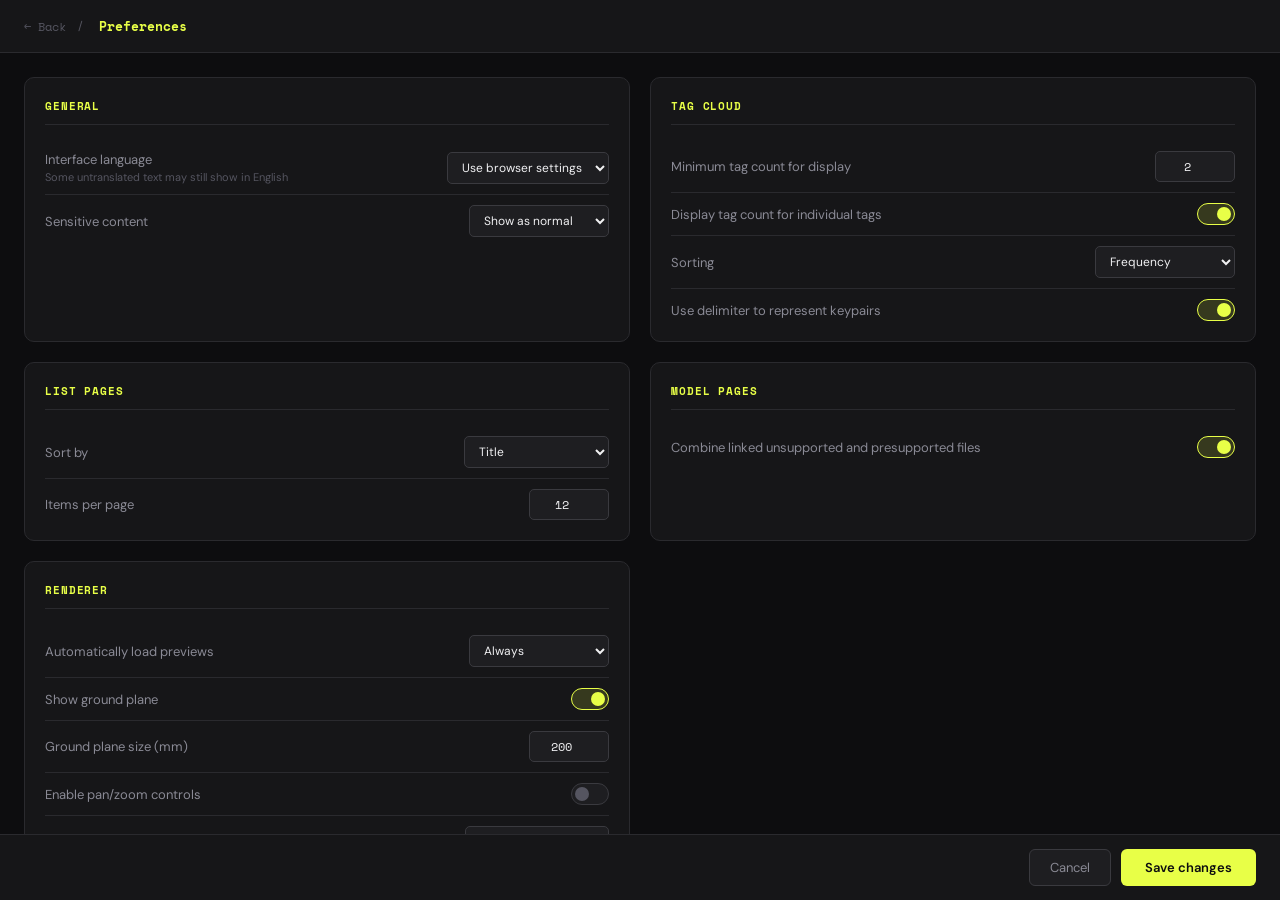
<file: profile.html>
<!DOCTYPE html>
<html lang="en">
<head>
<meta charset="UTF-8">
<meta name="viewport" content="width=device-width, initial-scale=1.0">
<title>Manyfold — Preferences</title>
<link rel="preconnect" href="https://fonts.googleapis.com">
<link href="https://fonts.googleapis.com/css2?family=Space+Mono:ital,wght@0,400;0,700;1,400&family=DM+Sans:wght@300;400;500;600&display=swap" rel="stylesheet">
<link rel="stylesheet" href="styles.css">
<style>
.page { display: flex; height: 100vh; flex-direction: column; overflow: hidden; }
.page-header { padding: 16px 24px; border-bottom: 1px solid var(--border); background: var(--surface); display: flex; align-items: center; gap: 12px; }
.page-header a { color: var(--text3); font-size: 12px; font-family: 'Space Mono', monospace; text-decoration: none; }
.page-header a:hover { color: var(--accent); }
.page-header span { color: var(--text3); font-size: 12px; }
.page-title { font-family: 'Space Mono', monospace; font-size: 13px; font-weight: 700; color: var(--accent); margin-left: 4px; }
.page-body { flex: 1; overflow-y: auto; padding: 24px; display: grid; grid-template-columns: 1fr 1fr; gap: 20px; align-content: start; }
@media (max-width: 800px) { .page-body { grid-template-columns: 1fr; } }

.section { background: var(--surface); border: 1px solid var(--border); border-radius: 10px; padding: 20px; }
.section-title { font-family: 'Space Mono', monospace; font-size: 11px; font-weight: 700; color: var(--accent); text-transform: uppercase; letter-spacing: 0.08em; margin-bottom: 16px; padding-bottom: 10px; border-bottom: 1px solid var(--border); }
.section-full { grid-column: 1 / -1; }

.form-row { display: flex; align-items: center; justify-content: space-between; padding: 10px 0; border-bottom: 1px solid var(--border); gap: 16px; }
.form-row:last-child { border-bottom: none; padding-bottom: 0; }
.form-label { font-size: 13px; color: var(--text2); flex-shrink: 0; }
.form-hint { font-size: 11px; color: var(--text3); margin-top: 2px; }
.form-label-wrap { flex: 1; }

.form-select { background: var(--surface2); border: 1px solid var(--border2); border-radius: 5px; color: var(--text); font-size: 12px; padding: 6px 10px; font-family: 'DM Sans', sans-serif; outline: none; cursor: pointer; min-width: 140px; }
.form-select:focus { border-color: var(--accent); }

.form-input { background: var(--surface2); border: 1px solid var(--border2); border-radius: 5px; color: var(--text); font-size: 12px; padding: 6px 10px; font-family: 'Space Mono', monospace; outline: none; width: 80px; text-align: center; }
.form-input:focus { border-color: var(--accent); }

.form-toggle { position: relative; width: 38px; height: 22px; flex-shrink: 0; }
.form-toggle input { opacity: 0; width: 0; height: 0; }
.toggle-slider { position: absolute; cursor: pointer; inset: 0; background: var(--surface2); border: 1px solid var(--border2); border-radius: 22px; transition: 0.2s; }
.toggle-slider:before { content: ''; position: absolute; width: 14px; height: 14px; left: 3px; bottom: 3px; background: var(--text3); border-radius: 50%; transition: 0.2s; }
input:checked + .toggle-slider { background: rgba(232,255,71,0.15); border-color: var(--accent); }
input:checked + .toggle-slider:before { transform: translateX(16px); background: var(--accent); }

.color-row { display: flex; align-items: center; gap: 10px; }
.color-preview { width: 28px; height: 28px; border-radius: 5px; border: 1px solid var(--border2); cursor: pointer; flex-shrink: 0; position: relative; overflow: hidden; }
.color-preview input[type="color"] { position: absolute; inset: -4px; width: calc(100% + 8px); height: calc(100% + 8px); opacity: 0; cursor: pointer; }
.color-hex { font-family: 'Space Mono', monospace; font-size: 11px; color: var(--text2); background: var(--surface2); border: 1px solid var(--border2); border-radius: 4px; padding: 4px 8px; width: 90px; outline: none; }
.color-hex:focus { border-color: var(--accent); }

.severity-row { display: flex; align-items: center; justify-content: space-between; padding: 8px 0; border-bottom: 1px solid var(--border); gap: 12px; }
.severity-row:last-child { border-bottom: none; }
.severity-label { font-size: 12px; color: var(--text2); flex: 1; }
.severity-badge { font-size: 10px; font-family: 'Space Mono', monospace; font-weight: 700; padding: 3px 8px; border-radius: 4px; }
.sev-danger { background: rgba(255,71,87,0.15); color: var(--red); }
.sev-warning { background: rgba(255,107,53,0.15); color: var(--accent2); }
.sev-info { background: rgba(74,158,255,0.15); color: var(--blue); }
.sev-ignored { background: var(--surface2); color: var(--text3); }

.page-footer { padding: 14px 24px; border-top: 1px solid var(--border); background: var(--surface); display: flex; gap: 10px; justify-content: flex-end; }
.btn-save { padding: 9px 24px; background: var(--accent); color: #0d0d0f; border: none; border-radius: 6px; font-size: 13px; font-weight: 600; cursor: pointer; font-family: 'DM Sans', sans-serif; transition: opacity 0.15s; }
.btn-save:hover { opacity: 0.9; }
.btn-cancel { padding: 9px 20px; background: var(--surface2); color: var(--text2); border: 1px solid var(--border2); border-radius: 6px; font-size: 13px; cursor: pointer; font-family: 'DM Sans', sans-serif; transition: all 0.15s; text-decoration: none; display: inline-flex; align-items: center; }
.btn-cancel:hover { color: var(--text); border-color: var(--border2); }

.toast { position: fixed; bottom: 24px; right: 24px; background: var(--surface); border: 1px solid var(--teal); color: var(--teal); font-size: 13px; padding: 10px 16px; border-radius: 8px; display: none; font-family: 'Space Mono', monospace; z-index: 100; }
.toast.show { display: block; animation: fadeIn 0.2s ease; }
@keyframes fadeIn { from { opacity: 0; transform: translateY(8px); } to { opacity: 1; transform: translateY(0); } }
</style>
</head>
<body style="overflow:auto">

<div class="page">
  <div class="page-header">
    <a href="index.html">← Back</a>
    <span>/</span>
    <div class="page-title">Preferences</div>
  </div>

  <div class="page-body">

    <!-- General -->
    <div class="section">
      <div class="section-title">General</div>

      <div class="form-row">
        <div class="form-label-wrap">
          <div class="form-label">Interface language</div>
          <div class="form-hint">Some untranslated text may still show in English</div>
        </div>
        <select class="form-select" id="pref-language">
          <option value="browser">Use browser settings</option>
          <option value="en">English</option>
          <option value="es">Spanish</option>
          <option value="fr">French</option>
          <option value="de">German</option>
          <option value="ja">Japanese</option>
        </select>
      </div>

      <div class="form-row">
        <div class="form-label-wrap">
          <div class="form-label">Sensitive content</div>
        </div>
        <select class="form-select" id="pref-sensitive">
          <option value="normal">Show as normal</option>
          <option value="blur">Blur</option>
          <option value="hide">Hide</option>
        </select>
      </div>
    </div>

    <!-- Tag Cloud -->
    <div class="section">
      <div class="section-title">Tag Cloud</div>

      <div class="form-row">
        <div class="form-label-wrap">
          <div class="form-label">Minimum tag count for display</div>
        </div>
        <input class="form-input" id="pref-tag-min" type="number" min="1" value="2">
      </div>

      <div class="form-row">
        <div class="form-label-wrap">
          <div class="form-label">Display tag count for individual tags</div>
        </div>
        <label class="form-toggle">
          <input type="checkbox" id="pref-tag-count" checked>
          <span class="toggle-slider"></span>
        </label>
      </div>

      <div class="form-row">
        <div class="form-label-wrap">
          <div class="form-label">Sorting</div>
        </div>
        <select class="form-select" id="pref-tag-sort">
          <option value="frequency">Frequency</option>
          <option value="alphabetical">Alphabetical</option>
        </select>
      </div>

      <div class="form-row">
        <div class="form-label-wrap">
          <div class="form-label">Use delimiter to represent keypairs</div>
        </div>
        <label class="form-toggle">
          <input type="checkbox" id="pref-tag-delim" checked>
          <span class="toggle-slider"></span>
        </label>
      </div>
    </div>

    <!-- List Pages -->
    <div class="section">
      <div class="section-title">List Pages</div>

      <div class="form-row">
        <div class="form-label-wrap">
          <div class="form-label">Sort by</div>
        </div>
        <select class="form-select" id="pref-sort">
          <option value="title">Title</option>
          <option value="recent">Recently added</option>
          <option value="updated">Recently updated</option>
        </select>
      </div>

      <div class="form-row">
        <div class="form-label-wrap">
          <div class="form-label">Items per page</div>
        </div>
        <input class="form-input" id="pref-per-page" type="number" min="6" max="96" step="6" value="12">
      </div>
    </div>

    <!-- Model Pages -->
    <div class="section">
      <div class="section-title">Model Pages</div>

      <div class="form-row">
        <div class="form-label-wrap">
          <div class="form-label">Combine linked unsupported and presupported files</div>
        </div>
        <label class="form-toggle">
          <input type="checkbox" id="pref-combine" checked>
          <span class="toggle-slider"></span>
        </label>
      </div>
    </div>

    <!-- Renderer -->
    <div class="section">
      <div class="section-title">Renderer</div>

      <div class="form-row">
        <div class="form-label-wrap">
          <div class="form-label">Automatically load previews</div>
        </div>
        <select class="form-select" id="pref-autoload">
          <option value="always">Always</option>
          <option value="hover">On hover</option>
          <option value="never">Never</option>
        </select>
      </div>

      <div class="form-row">
        <div class="form-label-wrap">
          <div class="form-label">Show ground plane</div>
        </div>
        <label class="form-toggle">
          <input type="checkbox" id="pref-ground" checked>
          <span class="toggle-slider"></span>
        </label>
      </div>

      <div class="form-row">
        <div class="form-label-wrap">
          <div class="form-label">Ground plane size (mm)</div>
        </div>
        <input class="form-input" id="pref-ground-size" type="number" value="200">
      </div>

      <div class="form-row">
        <div class="form-label-wrap">
          <div class="form-label">Enable pan/zoom controls</div>
        </div>
        <label class="form-toggle">
          <input type="checkbox" id="pref-panzoom">
          <span class="toggle-slider"></span>
        </label>
      </div>

      <div class="form-row">
        <div class="form-label-wrap">
          <div class="form-label">Rendering style</div>
        </div>
        <select class="form-select" id="pref-render-style">
          <option value="original">Original (from file)</option>
          <option value="flat">Flat</option>
          <option value="smooth">Smooth</option>
          <option value="wireframe">Wireframe</option>
        </select>
      </div>

      <div class="form-row">
        <div class="form-label-wrap">
          <div class="form-label">Background colour</div>
        </div>
        <div class="color-row">
          <div class="color-preview" id="bg-preview" style="background:#0d0d0f">
            <input type="color" id="pref-bg-color" value="#0d0d0f" oninput="syncColor('bg')">
          </div>
          <input class="color-hex" id="pref-bg-hex" value="#0d0d0f" maxlength="7" oninput="syncHex('bg')">
        </div>
      </div>

      <div class="form-row">
        <div class="form-label-wrap">
          <div class="form-label">Object colour</div>
        </div>
        <div class="color-row">
          <div class="color-preview" id="obj-preview" style="background:#e8ff47">
            <input type="color" id="pref-obj-color" value="#e8ff47" oninput="syncColor('obj')">
          </div>
          <input class="color-hex" id="pref-obj-hex" value="#e8ff47" maxlength="7" oninput="syncHex('obj')">
        </div>
      </div>
    </div>

    <!-- Problem Detection -->
    <div class="section section-full">
      <div class="section-title">Problem Detection</div>
      <div style="display:grid;grid-template-columns:1fr 1fr;gap:0 40px">
        <div>
          <div class="severity-row">
            <span class="severity-label">Missing files or folders</span>
            <select class="form-select" style="min-width:100px" id="sev-missing">
              <option value="danger" selected>Danger</option>
              <option value="warning">Warning</option>
              <option value="info">Info</option>
              <option value="ignored">Ignored</option>
            </select>
          </div>
          <div class="severity-row">
            <span class="severity-label">Model or file is empty</span>
            <select class="form-select" style="min-width:100px" id="sev-empty">
              <option value="danger">Danger</option>
              <option value="warning">Warning</option>
              <option value="info" selected>Info</option>
              <option value="ignored">Ignored</option>
            </select>
          </div>
          <div class="severity-row">
            <span class="severity-label">Model contains other models</span>
            <select class="form-select" style="min-width:100px" id="sev-nested">
              <option value="danger">Danger</option>
              <option value="warning" selected>Warning</option>
              <option value="info">Info</option>
              <option value="ignored">Ignored</option>
            </select>
          </div>
          <div class="severity-row">
            <span class="severity-label">Inefficient formats</span>
            <select class="form-select" style="min-width:100px" id="sev-format">
              <option value="danger">Danger</option>
              <option value="warning">Warning</option>
              <option value="info" selected>Info</option>
              <option value="ignored">Ignored</option>
            </select>
          </div>
          <div class="severity-row">
            <span class="severity-label">Duplicate files</span>
            <select class="form-select" style="min-width:100px" id="sev-dupes">
              <option value="danger">Danger</option>
              <option value="warning" selected>Warning</option>
              <option value="info">Info</option>
              <option value="ignored">Ignored</option>
            </select>
          </div>
          <div class="severity-row">
            <span class="severity-label">Model has no image files</span>
            <select class="form-select" style="min-width:100px" id="sev-no-image">
              <option value="danger">Danger</option>
              <option value="warning">Warning</option>
              <option value="info">Info</option>
              <option value="ignored" selected>Ignored</option>
            </select>
          </div>
        </div>
        <div>
          <div class="severity-row">
            <span class="severity-label">Model has no 3D files</span>
            <select class="form-select" style="min-width:100px" id="sev-no-3d">
              <option value="danger">Danger</option>
              <option value="warning">Warning</option>
              <option value="info">Info</option>
              <option value="ignored" selected>Ignored</option>
            </select>
          </div>
          <div class="severity-row">
            <span class="severity-label">Mesh is non-manifold</span>
            <select class="form-select" style="min-width:100px" id="sev-manifold">
              <option value="danger">Danger</option>
              <option value="warning" selected>Warning</option>
              <option value="info">Info</option>
              <option value="ignored">Ignored</option>
            </select>
          </div>
          <div class="severity-row">
            <span class="severity-label">Mesh is inside-out</span>
            <select class="form-select" style="min-width:100px" id="sev-inside-out">
              <option value="danger">Danger</option>
              <option value="warning" selected>Warning</option>
              <option value="info">Info</option>
              <option value="ignored">Ignored</option>
            </select>
          </div>
          <div class="severity-row">
            <span class="severity-label">Model has no license information</span>
            <select class="form-select" style="min-width:100px" id="sev-license">
              <option value="danger">Danger</option>
              <option value="warning">Warning</option>
              <option value="info">Info</option>
              <option value="ignored" selected>Ignored</option>
            </select>
          </div>
          <div class="severity-row">
            <span class="severity-label">Model has no source links</span>
            <select class="form-select" style="min-width:100px" id="sev-source">
              <option value="danger">Danger</option>
              <option value="warning">Warning</option>
              <option value="info">Info</option>
              <option value="ignored" selected>Ignored</option>
            </select>
          </div>
          <div class="severity-row">
            <span class="severity-label">Model does not have any tags</span>
            <select class="form-select" style="min-width:100px" id="sev-no-tags">
              <option value="danger">Danger</option>
              <option value="warning">Warning</option>
              <option value="info">Info</option>
              <option value="ignored" selected>Ignored</option>
            </select>
          </div>
        </div>
      </div>
    </div>

  </div>

  <div class="page-footer">
    <a href="index.html" class="btn-cancel">Cancel</a>
    <button class="btn-save" onclick="savePrefs()">Save changes</button>
  </div>
</div>

<div class="toast" id="toast">✓ Preferences saved</div>

<script>
const PREFS_KEY = 'manyfold_prefs';

function syncColor(type) {
  const color = document.getElementById(`pref-${type === 'bg' ? 'bg' : 'obj'}-color`).value;
  document.getElementById(`pref-${type === 'bg' ? 'bg' : 'obj'}-hex`).value = color;
  document.getElementById(`${type === 'bg' ? 'bg' : 'obj'}-preview`).style.background = color;
}

function syncHex(type) {
  const hex = document.getElementById(`pref-${type === 'bg' ? 'bg' : 'obj'}-hex`).value;
  if (/^#[0-9a-fA-F]{6}$/.test(hex)) {
    document.getElementById(`pref-${type === 'bg' ? 'bg' : 'obj'}-color`).value = hex;
    document.getElementById(`${type === 'bg' ? 'bg' : 'obj'}-preview`).style.background = hex;
  }
}

function savePrefs() {
  const prefs = {
    language: document.getElementById('pref-language').value,
    sensitive: document.getElementById('pref-sensitive').value,
    tagMin: document.getElementById('pref-tag-min').value,
    tagCount: document.getElementById('pref-tag-count').checked,
    tagSort: document.getElementById('pref-tag-sort').value,
    tagDelim: document.getElementById('pref-tag-delim').checked,
    sort: document.getElementById('pref-sort').value,
    perPage: document.getElementById('pref-per-page').value,
    combine: document.getElementById('pref-combine').checked,
    autoload: document.getElementById('pref-autoload').value,
    ground: document.getElementById('pref-ground').checked,
    groundSize: document.getElementById('pref-ground-size').value,
    panzoom: document.getElementById('pref-panzoom').checked,
    renderStyle: document.getElementById('pref-render-style').value,
    bgColor: document.getElementById('pref-bg-hex').value,
    objColor: document.getElementById('pref-obj-hex').value,
  };
  localStorage.setItem(PREFS_KEY, JSON.stringify(prefs));

  const toast = document.getElementById('toast');
  toast.classList.add('show');
  setTimeout(() => toast.classList.remove('show'), 2500);
}

function loadPrefs() {
  try {
    const saved = localStorage.getItem(PREFS_KEY);
    if (!saved) return;
    const p = JSON.parse(saved);
    if (p.language) document.getElementById('pref-language').value = p.language;
    if (p.sensitive) document.getElementById('pref-sensitive').value = p.sensitive;
    if (p.tagMin) document.getElementById('pref-tag-min').value = p.tagMin;
    if (p.tagCount !== undefined) document.getElementById('pref-tag-count').checked = p.tagCount;
    if (p.tagSort) document.getElementById('pref-tag-sort').value = p.tagSort;
    if (p.tagDelim !== undefined) document.getElementById('pref-tag-delim').checked = p.tagDelim;
    if (p.sort) document.getElementById('pref-sort').value = p.sort;
    if (p.perPage) document.getElementById('pref-per-page').value = p.perPage;
    if (p.combine !== undefined) document.getElementById('pref-combine').checked = p.combine;
    if (p.autoload) document.getElementById('pref-autoload').value = p.autoload;
    if (p.ground !== undefined) document.getElementById('pref-ground').checked = p.ground;
    if (p.groundSize) document.getElementById('pref-ground-size').value = p.groundSize;
    if (p.panzoom !== undefined) document.getElementById('pref-panzoom').checked = p.panzoom;
    if (p.renderStyle) document.getElementById('pref-render-style').value = p.renderStyle;
    if (p.bgColor) {
      document.getElementById('pref-bg-color').value = p.bgColor;
      document.getElementById('pref-bg-hex').value = p.bgColor;
      document.getElementById('bg-preview').style.background = p.bgColor;
    }
    if (p.objColor) {
      document.getElementById('pref-obj-color').value = p.objColor;
      document.getElementById('pref-obj-hex').value = p.objColor;
      document.getElementById('obj-preview').style.background = p.objColor;
    }
  } catch(e) {}
}

loadPrefs();
</script>
</body>
</html>
</file>
<file: styles.css>
:root {
  --bg: #0d0d0f;
  --surface: #161618;
  --surface2: #1e1e21;
  --border: #2a2a2e;
  --border2: #3a3a3f;
  --accent: #e8ff47;
  --accent2: #ff6b35;
  --text: #f0f0f2;
  --text2: #8a8a95;
  --text3: #555560;
  --red: #ff4757;
  --teal: #2ed8a8;
  --blue: #4a9eff;
  --purple: #a78bfa;
}
* { box-sizing: border-box; margin: 0; padding: 0; }
html, body { height: 100%; background: var(--bg); color: var(--text); font-family: 'DM Sans', sans-serif; overflow: hidden; }

.app { display: flex; height: 100vh; }
.sidebar { width: 240px; background: var(--surface); border-right: 1px solid var(--border); display: flex; flex-direction: column; flex-shrink: 0; }
.main { flex: 1; display: flex; flex-direction: column; overflow: hidden; }

.brand { padding: 20px 20px 16px; border-bottom: 1px solid var(--border); }
.brand-name { font-family: 'Space Mono', monospace; font-size: 13px; font-weight: 700; color: var(--accent); letter-spacing: 0.05em; }
.brand-sub { font-size: 11px; color: var(--text3); margin-top: 2px; letter-spacing: 0.08em; text-transform: uppercase; }

.nav-section { padding: 16px 12px 8px; }
.nav-label { font-size: 10px; font-weight: 600; color: var(--text3); text-transform: uppercase; letter-spacing: 0.1em; padding: 0 8px; margin-bottom: 4px; }
.nav-item { display: flex; align-items: center; gap: 10px; padding: 8px 10px; border-radius: 6px; cursor: pointer; font-size: 13px; color: var(--text2); transition: all 0.15s; border: 1px solid transparent; }
.nav-item:hover { background: var(--surface2); color: var(--text); }
.nav-item.active { background: var(--surface2); color: var(--text); border-color: var(--border); }
.nav-count { margin-left: auto; font-size: 11px; font-family: 'Space Mono', monospace; color: var(--text3); }
.nav-item.active .nav-count { color: var(--accent); }

.config-section { padding: 12px; border-bottom: 1px solid var(--border); }
.config-label { font-size: 10px; font-weight: 600; color: var(--text3); text-transform: uppercase; letter-spacing: 0.1em; margin-bottom: 6px; display: flex; justify-content: space-between; align-items: center; }
.config-clear { font-size: 10px; color: var(--red); cursor: pointer; text-decoration: none; }
.config-clear:hover { opacity: 0.8; }
.config-input { width: 100%; background: var(--surface2); border: 1px solid var(--border2); border-radius: 5px; color: var(--text); font-size: 11px; padding: 6px 8px; font-family: 'Space Mono', monospace; outline: none; margin-bottom: 4px; }
.config-input:focus { border-color: var(--accent); }
.config-input::placeholder { color: var(--text3); }
.connect-btn { width: 100%; padding: 7px; background: var(--accent); color: #0d0d0f; border: none; border-radius: 5px; font-size: 12px; font-weight: 600; cursor: pointer; font-family: 'DM Sans', sans-serif; transition: opacity 0.15s; }
.connect-btn:hover { opacity: 0.9; }
.connect-status { font-size: 11px; margin-top: 5px; padding: 4px 8px; border-radius: 4px; text-align: center; }
.status-ok { background: rgba(46,216,168,0.1); color: var(--teal); }
.status-err { background: rgba(255,71,87,0.1); color: var(--red); }
.status-loading { background: rgba(232,255,71,0.1); color: var(--accent); }
.status-idle { background: var(--surface2); color: var(--text3); }

.tag-section { padding: 0 12px 12px; flex: 1; overflow-y: auto; }
.tag-chips { display: flex; flex-wrap: wrap; gap: 5px; padding: 4px 0; }
.tag-chip { font-size: 11px; padding: 3px 9px; border-radius: 20px; border: 1px solid var(--border2); color: var(--text3); cursor: pointer; transition: all 0.15s; font-family: 'Space Mono', monospace; }
.tag-chip:hover { color: var(--text2); }
.tag-chip.active { border-color: var(--accent); color: var(--accent); background: rgba(232,255,71,0.07); }

.sidebar-bottom { padding: 12px; border-top: 1px solid var(--border); display: flex; gap: 6px; }
.bottom-btn { flex: 1; display: flex; align-items: center; justify-content: center; gap: 6px; padding: 8px; border-radius: 6px; cursor: pointer; font-size: 12px; color: var(--text2); border: 1px solid var(--border); background: var(--surface2); transition: all 0.15s; }
.bottom-btn:hover { border-color: var(--border2); color: var(--text); }

.toolbar { padding: 14px 20px; border-bottom: 1px solid var(--border); display: flex; gap: 10px; align-items: center; background: var(--surface); }
.toolbar-title { font-family: 'Space Mono', monospace; font-size: 12px; color: var(--text2); white-space: nowrap; }
.search-wrap { flex: 1; position: relative; }
.search-wrap svg { position: absolute; left: 10px; top: 50%; transform: translateY(-50%); width: 14px; height: 14px; color: var(--text3); pointer-events: none; }
.search-input { width: 100%; background: var(--surface2); border: 1px solid var(--border); border-radius: 6px; color: var(--text); font-size: 13px; padding: 8px 12px 8px 32px; font-family: 'DM Sans', sans-serif; outline: none; transition: border-color 0.15s; }
.search-input:focus { border-color: var(--border2); }
.search-input::placeholder { color: var(--text3); }
.sort-wrap select { background: var(--surface2); border: 1px solid var(--border); border-radius: 6px; color: var(--text2); font-size: 12px; padding: 8px 10px; font-family: 'DM Sans', sans-serif; outline: none; cursor: pointer; }
.view-btns { display: flex; gap: 4px; }
.view-btn { width: 30px; height: 30px; border: 1px solid var(--border); border-radius: 5px; background: none; cursor: pointer; display: flex; align-items: center; justify-content: center; color: var(--text3); transition: all 0.15s; }
.view-btn.active, .view-btn:hover { border-color: var(--border2); color: var(--text); background: var(--surface2); }

.content { flex: 1; overflow-y: auto; padding: 16px 20px; }
.grid { display: grid; grid-template-columns: repeat(auto-fill, minmax(180px, 1fr)); gap: 12px; }
.list { display: flex; flex-direction: column; gap: 6px; }

.card { background: var(--surface); border: 1px solid var(--border); border-radius: 10px; overflow: hidden; cursor: pointer; transition: all 0.2s; }
.card:hover { border-color: var(--border2); transform: translateY(-1px); }
.card-thumb { height: 120px; background: var(--surface2); display: flex; align-items: center; justify-content: center; position: relative; overflow: hidden; }
.card-thumb img { width: 100%; height: 100%; object-fit: cover; }
.card-thumb svg { width: 48px; height: 48px; color: var(--text3); }
.format-badge { position: absolute; top: 8px; right: 8px; font-size: 9px; font-family: 'Space Mono', monospace; font-weight: 700; padding: 3px 7px; border-radius: 4px; letter-spacing: 0.05em; background: rgba(74,158,255,0.15); color: var(--blue); }
.card-body { padding: 10px 12px; }
.card-name { font-size: 13px; font-weight: 500; color: var(--text); white-space: nowrap; overflow: hidden; text-overflow: ellipsis; margin-bottom: 3px; }
.card-sub { font-size: 11px; color: var(--text3); margin-bottom: 6px; }

.list-item { background: var(--surface); border: 1px solid var(--border); border-radius: 8px; padding: 10px 14px; cursor: pointer; display: flex; align-items: center; gap: 14px; transition: all 0.15s; }
.list-item:hover { border-color: var(--border2); }
.list-icon { width: 36px; height: 36px; background: var(--surface2); border-radius: 6px; display: flex; align-items: center; justify-content: center; flex-shrink: 0; overflow: hidden; }
.list-icon img { width: 100%; height: 100%; object-fit: cover; }
.list-icon svg { width: 20px; height: 20px; color: var(--text3); }
.list-info { flex: 1; min-width: 0; }
.list-name { font-size: 13px; font-weight: 500; color: var(--text); white-space: nowrap; overflow: hidden; text-overflow: ellipsis; }
.list-meta { font-size: 11px; color: var(--text3); margin-top: 2px; }

.pagination { display: flex; gap: 6px; align-items: center; justify-content: center; padding: 16px; }
.page-btn { padding: 6px 12px; border: 1px solid var(--border2); border-radius: 5px; background: var(--surface); color: var(--text2); font-size: 12px; cursor: pointer; font-family: 'Space Mono', monospace; transition: all 0.15s; }
.page-btn:hover:not(:disabled) { border-color: var(--accent); color: var(--accent); }
.page-btn.active { background: var(--accent); color: #0d0d0f; border-color: var(--accent); font-weight: 700; }
.page-btn:disabled { opacity: 0.3; cursor: not-allowed; }
.page-info { font-size: 11px; color: var(--text3); font-family: 'Space Mono', monospace; }

.statusbar { padding: 8px 20px; border-top: 1px solid var(--border); background: var(--surface); display: flex; gap: 20px; align-items: center; }
.stat { font-size: 11px; color: var(--text3); font-family: 'Space Mono', monospace; }
.stat span { color: var(--text2); }

.empty { display: flex; flex-direction: column; align-items: center; justify-content: center; gap: 12px; padding: 60px 20px; height: 100%; }
.empty svg { width: 48px; height: 48px; color: var(--text3); }
.empty-title { font-size: 15px; font-weight: 500; color: var(--text2); }
.empty-sub { font-size: 13px; color: var(--text3); text-align: center; max-width: 280px; line-height: 1.6; }

.loading { display: flex; align-items: center; justify-content: center; height: 100%; }
.spinner { width: 32px; height: 32px; border: 2px solid var(--border2); border-top-color: var(--accent); border-radius: 50%; animation: spin 0.8s linear infinite; }
@keyframes spin { to { transform: rotate(360deg); } }

::-webkit-scrollbar { width: 5px; }
::-webkit-scrollbar-track { background: transparent; }
::-webkit-scrollbar-thumb { background: var(--border2); border-radius: 3px; }
</file>
